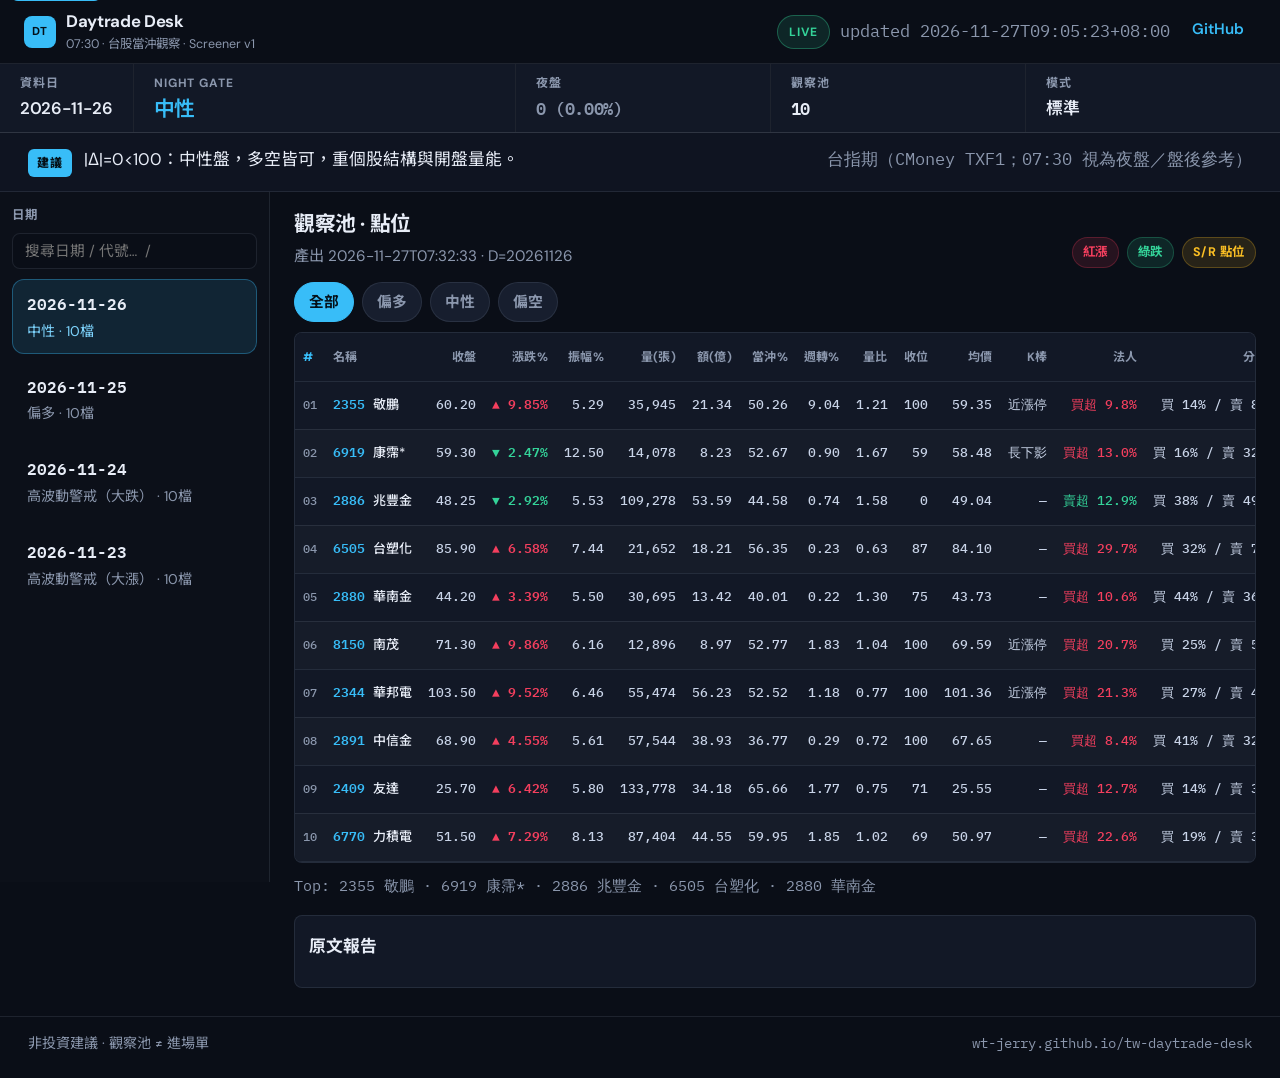
<file: index.html>
<!DOCTYPE html>
<html lang="zh-Hant">
<head>
  <meta charset="UTF-8" />
  <meta name="viewport" content="width=device-width, initial-scale=1, viewport-fit=cover" />
  <title>TW Daytrade Desk</title>
  <meta name="description" content="每日 07:30 台股當沖觀察池 · 點位回溯" />
  <meta http-equiv="Cache-Control" content="no-cache, no-store, must-revalidate" />
  <meta http-equiv="Pragma" content="no-cache" />
  <meta name="mobile-web-app-capable" content="yes" />
  <meta name="apple-mobile-web-app-capable" content="yes" />
  <script>
    (function () {
      var p = location.pathname || "";
      if (p.indexOf("/tw-daytrade-desk") === 0) {
        var b = document.createElement("base");
        b.href = "/tw-daytrade-desk/";
        document.head.appendChild(b);
      }
    })();
  </script>
  <link rel="preconnect" href="https://fonts.googleapis.com" />
  <link rel="preconnect" href="https://fonts.gstatic.com" crossorigin />
  <link href="https://fonts.googleapis.com/css2?family=DM+Sans:ital,opsz,wght@0,9..40,400;0,9..40,500;0,9..40,600;0,9..40,700;1,9..40,500&family=IBM+Plex+Mono:wght@400;500;600&family=Noto+Sans+TC:wght@400;500;700&display=swap" rel="stylesheet" />
  <link rel="stylesheet" href="assets/desk.css?v=6.96" />
</head>
<body>
  <a class="skip" href="#content">跳至內容</a>

  <header class="topbar">
    <div class="brand">
      <span class="logo" aria-hidden="true">DT</span>
      <div>
        <div class="brand-name">Daytrade Desk</div>
        <div class="brand-tag">07:30 · 台股當沖觀察 · Screener v1</div>
      </div>
    </div>
    <div class="top-actions">
      <span id="pill-status" class="badge">…</span>
      <span id="updated-at" class="muted mono desktop-inline">—</span>
      <a class="link desktop-inline" href="https://github.com/WT-Jerry/tw-daytrade-desk" target="_blank" rel="noopener">GitHub</a>
    </div>
  </header>

  <section class="ticker" id="ticker" aria-label="當日情境摘要">
    <div class="ticker-item">
      <span class="t-k">資料日</span>
      <span class="t-v" id="d-date">—</span>
    </div>
    <div class="ticker-item grow">
      <span class="t-k">Night Gate</span>
      <span class="t-v gate" id="d-gate">—</span>
    </div>
    <div class="ticker-item">
      <span class="t-k">夜盤</span>
      <span class="t-v mono" id="d-chg">—</span>
    </div>
    <div class="ticker-item">
      <span class="t-k">觀察池</span>
      <span class="t-v mono" id="d-count">—</span>
    </div>
    <div class="ticker-item">
      <span class="t-k">模式</span>
      <span class="t-v" id="d-mode">—</span>
    </div>
  </section>

  <div class="advice-bar" id="advice-bar">
    <span class="advice-label">建議</span>
    <p id="d-advice">載入中…</p>
    <span class="mono muted" id="d-index"></span>
  </div>

  <main id="content" class="wrap">
    <section class="dates-panel">
      <div class="dates-head">
        <h2>日期</h2>
        <label class="sr-only" for="search">搜尋</label>
        <input id="search" type="search" placeholder="搜尋日期 / 代號…  /" autocomplete="off" enterkeyhint="search" />
      </div>
      <div id="archive-list" class="dates" role="listbox" aria-label="報告日期"></div>
    </section>

    <section class="main-panel">
      <div id="empty" class="empty hidden">
        <h2>尚無報告</h2>
        <p>等待 07:30 排程寫入資料。</p>
      </div>

      <article id="detail" class="detail hidden">
        <div class="panel-head">
          <div>
            <h2>觀察池 · 點位</h2>
            <p class="sub" id="d-generated">—</p>
          </div>
          <div class="legend">
            <span class="lg up">紅漲</span>
            <span class="lg down">綠跌</span>
            <span class="lg sr">S/R 點位</span>
          </div>
        </div>

        <div class="pool-toolbar" id="pool-toolbar">
          <div class="bias-filters" role="tablist" aria-label="偏向篩選">
            <button type="button" class="chip on" data-bias="all" role="tab" aria-selected="true">全部</button>
            <button type="button" class="chip" data-bias="long" role="tab" aria-selected="false">偏多</button>
            <button type="button" class="chip" data-bias="mid" role="tab" aria-selected="false">中性</button>
            <button type="button" class="chip" data-bias="short" role="tab" aria-selected="false">偏空</button>
          </div>
        </div>

        <div id="cards" class="cards" aria-label="觀察池票帶"></div>

        <div class="table-scroll desktop-only">
          <table id="tbl">
            <thead>
              <tr>
                <th data-sort="i">#</th>
                <th data-sort="code">名稱</th>
                <th class="num" data-sort="closeN">收盤</th>
                <th class="num" data-sort="chgN">漲跌%</th>
                <th class="num" data-sort="ampN">振幅%</th>
                <th class="num" data-sort="lotsN">量(張)</th>
                <th class="num" data-sort="tvN">額(億)</th>
                <th class="num" data-sort="dtrN">當沖%</th>
                <th class="num" data-sort="turnN">週轉%</th>
                <th class="num" data-sort="volN">量比</th>
                <th class="num" data-sort="posN">收位</th>
                <th class="num" data-sort="vwapN">均價</th>
                <th class="num" data-sort="wick">K棒</th>
                <th class="num" data-sort="instN">法人</th>
                <th class="num" data-sort="broker">分點</th>
                <th class="num" data-sort="scoreN">綜評分</th>
                <th data-sort="bias">偏向</th>
                <th class="sr num" data-sort="supportN">支撐</th>
                <th class="sr num" data-sort="resistN">壓力</th>
              </tr>
            </thead>
            <tbody></tbody>
          </table>
        </div>

        <div class="tops mono muted" id="d-top-codes"></div>

        <details class="raw">
          <summary>原文報告</summary>
          <pre id="d-md"></pre>
        </details>
      </article>
    </section>
  </main>

  <footer class="foot">
    <span>非投資建議 · 觀察池 ≠ 進場單</span>
    <span class="mono">wt-jerry.github.io/tw-daytrade-desk</span>
  </footer>

  <script src="assets/desk.js?v=6.96"></script>
</body>
</html>
</file>
<file: assets/desk.css>
/* Daytrade Desk v6 — desktop table + mobile ticket tape
   Cool charcoal + cyan · TW red-up / green-down
   Phone: sticky HUD, compact S→R rail tickets, no page H-scroll
   Backups: v4 (Jerry approved cards), v5.1 (desktop density), v6 (this ticket-tape)
*/
:root {
  --bg: #0a0e17;
  --bg-elev: #121826;
  --bg-soft: #171e2e;
  --line: rgba(148, 163, 184, 0.14);
  --line-2: rgba(148, 163, 184, 0.22);
  --text: #e8edf7;
  --muted: #8b97ad;
  --cyan: #38bdf8;
  --cyan-dim: rgba(56, 189, 248, 0.12);
  --up: #f43f5e;
  --up-bg: rgba(244, 63, 94, 0.12);
  --down: #34d399;
  --down-bg: rgba(52, 211, 153, 0.12);
  --sr: #fbbf24;
  --sr-bg: rgba(251, 191, 36, 0.12);
  --ok: #34d399;
  --radius: 8px;
  --font: "DM Sans", "Noto Sans TC", system-ui, sans-serif;
  --mono: "IBM Plex Mono", ui-monospace, monospace;
  --tap: 48px;
}

*, *::before, *::after { box-sizing: border-box; }
html {
  -webkit-text-size-adjust: 100%;
  text-size-adjust: 100%;
  overflow-x: hidden;
}
body {
  margin: 0;
  min-height: 100vh;
  min-height: 100dvh;
  font-family: var(--font);
  font-size: 17px;
  line-height: 1.5;
  color: var(--text);
  overflow-x: hidden;
  background: var(--bg);
}

.sr-only {
  position: absolute; width: 1px; height: 1px; overflow: hidden;
  clip: rect(0,0,0,0); white-space: nowrap;
}
.skip {
  position: absolute; left: 10px; top: -40px; z-index: 99;
  background: var(--cyan); color: #041018; padding: 8px 12px;
  border-radius: 8px; font-weight: 700; text-decoration: none;
}
.skip:focus { top: 10px; }
.mono { font-family: var(--mono); font-variant-numeric: tabular-nums; }
.muted { color: var(--muted); }
.hidden { display: none !important; }
.up { color: var(--up) !important; }
.down { color: var(--down) !important; }
.flat { color: var(--muted) !important; }
.empty-hint { padding: 14px; font-size: 1rem; }

/* —— Topbar —— */
.topbar {
  display: flex; justify-content: space-between; align-items: center;
  gap: 12px; flex-wrap: wrap;
  height: auto; min-height: 64px;
  padding: 0 clamp(12px, 3vw, 24px);
  border-bottom: 1px solid var(--line);
  background: var(--bg);
  position: sticky; top: 0; z-index: 20;
}
.brand { display: flex; gap: 10px; align-items: center; min-width: 0; }
.logo {
  width: 32px; height: 32px; border-radius: 8px; flex: 0 0 auto;
  display: grid; place-items: center;
  font-weight: 700; letter-spacing: 0.04em; font-size: 0.72rem;
  color: #041018;
  background: var(--cyan);
}
.brand-name { font-weight: 700; font-size: 1.05rem; letter-spacing: -0.02em; }
.brand-tag { color: var(--muted); font-size: 0.78rem; margin-top: 1px; }
.top-actions { display: flex; align-items: center; gap: 10px; flex-wrap: wrap; }
.badge {
  font-size: 0.75rem; font-weight: 700; letter-spacing: 0.08em;
  text-transform: uppercase;
  padding: 7px 11px; border-radius: 999px;
  border: 1px solid var(--line-2); color: var(--muted);
  background: var(--bg-soft);
}
.badge.ok { color: var(--ok); border-color: rgba(52,211,153,.35); background: var(--down-bg); }
.badge.err { color: var(--up); border-color: rgba(244,63,94,.35); background: var(--up-bg); }
.link {
  color: var(--cyan); text-decoration: none; font-weight: 600; font-size: 0.95rem;
  padding: 10px 12px; border-radius: 8px; min-height: var(--tap);
  display: inline-flex; align-items: center;
}
.link:hover, .link:focus-visible { background: var(--cyan-dim); outline: none; }
.desktop-inline { display: inline; }

/* —— Ticker —— */
.ticker {
  display: grid;
  grid-template-columns: auto 1.5fr repeat(3, minmax(0, 1fr));
  gap: 1px;
  background: var(--line);
  border-bottom: 1px solid var(--line);
}
.ticker-item {
  background: var(--bg-elev);
  padding: 10px clamp(12px, 2vw, 20px);
  min-height: 56px;
  display: flex; flex-direction: column; justify-content: center; gap: 4px;
  min-width: 0;
}
.t-k {
  font-size: 0.75rem; font-weight: 700; letter-spacing: 0.08em;
  text-transform: uppercase; color: var(--muted);
}
.t-v {
  font-size: 1.05rem; font-weight: 600; letter-spacing: -0.02em;
  font-variant-numeric: tabular-nums;
  overflow-wrap: anywhere;
}
.t-v.gate {
  color: var(--cyan);
  font-size: clamp(1.05rem, 2.4vw, 1.3rem);
  line-height: 1.25;
}
.t-v.mono { font-family: var(--mono); }

.advice-bar {
  display: flex; align-items: flex-start; gap: 12px; flex-wrap: wrap;
  padding: 14px clamp(12px, 3vw, 28px);
  border-bottom: 1px solid var(--line);
  background: rgba(18, 24, 38, 0.7);
}
.advice-label {
  flex: 0 0 auto;
  font-size: 0.75rem; font-weight: 800; letter-spacing: 0.1em;
  color: #041018; background: var(--cyan);
  padding: 5px 9px; border-radius: 6px; margin-top: 2px;
}
.advice-bar p {
  margin: 0; flex: 1 1 220px; color: var(--text);
  font-size: 1.05rem; line-height: 1.5;
  overflow-wrap: anywhere;
}

/* —— Layout —— */
.wrap {
  display: grid;
  grid-template-columns: minmax(220px, 270px) minmax(0, 1fr);
  gap: 0;
  min-height: calc(100vh - 240px);
  min-width: 0;
}
.dates-panel {
  border-right: 1px solid var(--line);
  background: rgba(12, 16, 26, 0.75);
  padding: 14px 12px 20px;
  display: flex; flex-direction: column; gap: 10px;
  max-height: calc(100vh - 210px);
  position: sticky; top: 76px;
  min-width: 0;
}
.dates-head h2 {
  margin: 0 0 8px; font-size: 0.78rem; letter-spacing: 0.12em;
  text-transform: uppercase; color: var(--muted); font-weight: 700;
}
#search {
  width: 100%; min-height: 32px;
  border-radius: 8px; border: 1px solid var(--line);
  background: var(--bg); color: var(--text);
  padding: 6px 12px; font: inherit; font-size: 0.92rem; outline: none;
}
#search:focus {
  border-color: rgba(56,189,248,.55);
  box-shadow: 0 0 0 3px rgba(56,189,248,.15);
}
.dates {
  overflow: auto; display: flex; flex-direction: column; gap: 8px;
  -webkit-overflow-scrolling: touch;
}
.date-btn {
  text-align: left; cursor: pointer; font: inherit; color: inherit;
  border: 1px solid transparent;
  background: transparent;
  border-radius: 12px;
  padding: 12px 14px;
  min-height: 56px;
  transition: background .15s ease, border-color .15s ease;
}
.date-btn:hover { background: var(--bg-soft); }
.date-btn:focus-visible { outline: 2px solid var(--cyan); outline-offset: 1px; }
.date-btn.active {
  background: var(--cyan-dim);
  border-color: rgba(56,189,248,.35);
}
.date-btn .d {
  font-family: var(--mono); font-weight: 600; font-size: 1.02rem;
}
.date-btn .g {
  display: block; margin-top: 4px; font-size: 0.88rem; color: var(--muted);
  white-space: normal; line-height: 1.35;
}
.date-btn.active .g { color: #7dd3fc; }

.main-panel {
  padding: 16px clamp(12px, 2vw, 24px) 28px;
  min-width: 0;
  overflow-x: auto;
}
.empty { text-align: center; padding: 72px 20px; color: var(--muted); }
.empty h2 { color: var(--text); margin: 0 0 8px; font-size: 1.35rem; }

.panel-head {
  display: flex; justify-content: space-between; align-items: flex-end;
  gap: 12px; flex-wrap: wrap; margin-bottom: 14px;
}
.panel-head h2 {
  margin: 0; font-size: 1.3rem; letter-spacing: -0.02em;
}
.sub { margin: 6px 0 0; color: var(--muted); font-size: 0.95rem; }
.legend { display: flex; gap: 8px; flex-wrap: wrap; }
.lg {
  font-size: 0.78rem; font-weight: 700; letter-spacing: 0.04em;
  padding: 5px 10px; border-radius: 999px; border: 1px solid var(--line);
}
.lg.up { color: var(--up); background: var(--up-bg); border-color: rgba(244,63,94,.25); }
.lg.down { color: var(--down); background: var(--down-bg); border-color: rgba(52,211,153,.25); }
.lg.sr { color: var(--sr); background: var(--sr-bg); border-color: rgba(251,191,36,.25); }

.pool-toolbar { margin: 0 0 12px; }
.bias-filters { display: flex; flex-wrap: wrap; gap: 8px; }
.chip {
  cursor: pointer;
  font: inherit;
  font-size: 0.92rem;
  font-weight: 700;
  color: var(--muted);
  background: var(--bg-soft);
  border: 1px solid var(--line);
  border-radius: 999px;
  padding: 8px 14px;
  min-height: 40px;
  transition: background .15s ease, color .15s ease, border-color .15s ease;
}
.chip:hover { background: var(--bg-elev); color: var(--text); }
.chip.on {
  color: #041018;
  background: var(--cyan);
  border-color: var(--cyan);
}
.chip:focus-visible { outline: 2px solid var(--cyan); outline-offset: 2px; }

/* —— Mobile ticket tape —— */
.cards {
  display: flex;
  flex-direction: column;
  gap: 8px;
}
.ticket {
  border: 1px solid var(--line);
  border-radius: 8px;
  background: var(--bg-elev);
  min-width: 0;
  overflow: hidden;
}
.ticket.open { border-color: rgba(56,189,248,.28); }
.ticket-main {
  display: block;
  width: 100%;
  text-align: left;
  cursor: pointer;
  font: inherit;
  color: inherit;
  background: transparent;
  border: 0;
  padding: 10px 12px 12px;
  min-height: 44px;
}
.ticket-main:focus-visible { outline: 2px solid var(--cyan); outline-offset: -2px; }
.tk-row1, .tk-row2 {
  display: flex;
  align-items: baseline;
  gap: 8px;
  min-width: 0;
}
.tk-row1 { margin-bottom: 6px; }
.tk-row2 {
  justify-content: space-between;
  margin-bottom: 10px;
}
.tk-rank {
  font-family: var(--mono);
  color: var(--muted);
  font-size: 0.88rem;
  font-weight: 600;
  flex: 0 0 auto;
}
.tk-code {
  font-family: var(--mono);
  color: var(--cyan);
  font-weight: 700;
  font-size: 1.15rem;
}
.tk-name {
  font-weight: 700;
  font-size: 1.08rem;
  min-width: 0;
  overflow: hidden;
  text-overflow: ellipsis;
  white-space: nowrap;
  flex: 1 1 auto;
}
.tk-close {
  font-size: 1.45rem;
  font-weight: 700;
  letter-spacing: -0.03em;
}
.tk-chg {
  font-size: 1.12rem;
  font-weight: 700;
}
.tk-score {
  font-size: 0.88rem;
  font-weight: 600;
  color: var(--muted);
  white-space: nowrap;
}
.tk-score b { color: var(--text); font-weight: 700; }

.sr-rail { min-width: 0; }
.sr-ends {
  display: flex;
  align-items: baseline;
  justify-content: space-between;
  gap: 8px;
  margin-bottom: 6px;
  font-family: var(--mono);
  font-size: 1.05rem;
  font-weight: 700;
  color: var(--sr);
}
.sr-tag {
  font-family: var(--font);
  font-size: 0.72rem;
  letter-spacing: 0.06em;
  padding: 2px 7px;
  border-radius: 999px;
  background: var(--sr-bg);
  border: 1px solid rgba(251,191,36,.35);
  color: var(--sr);
}
.sr-track {
  position: relative;
  height: 8px;
  border-radius: 99px;
  background: rgba(251, 191, 36, 0.16);
  overflow: visible;
}
.sr-fill {
  display: block;
  height: 100%;
  width: var(--pos, 50%);
  border-radius: 99px;
  background: linear-gradient(90deg, rgba(251,191,36,.25), rgba(251,191,36,.7));
}
.sr-tick {
  position: absolute;
  top: 50%;
  left: var(--pos, 50%);
  width: 12px;
  height: 12px;
  border-radius: 50%;
  background: var(--text);
  border: 2px solid var(--sr);
  transform: translate(-50%, -50%);
  box-shadow: 0 0 0 3px rgba(10, 14, 23, 0.85);
}
.tk-chips {
  display: grid;
  grid-template-columns: 1fr 1fr;
  gap: 8px;
  margin-top: 10px;
}
.tk-chip {
  display: flex;
  flex-direction: column;
  gap: 2px;
  min-width: 0;
  padding: 7px 9px;
  border-radius: 8px;
  background: rgba(255,255,255,.03);
  border: 1px solid var(--line);
}
.tk-chip i {
  font-style: normal;
  font-size: 0.72rem;
  font-weight: 700;
  letter-spacing: 0.06em;
  color: var(--muted);
}
.tk-chip b {
  font-weight: 700;
  font-size: 0.98rem;
  line-height: 1.25;
  overflow: hidden;
  text-overflow: ellipsis;
  white-space: nowrap;
}
.ticket-more {
  display: none;
  flex-wrap: wrap;
  gap: 6px;
  padding: 0 12px 12px;
}
.ticket.open .ticket-more { display: flex; }
.ticket-more span {
  display: inline-flex;
  align-items: baseline;
  gap: 5px;
  padding: 7px 9px;
  border-radius: 8px;
  background: rgba(255,255,255,.03);
  border: 1px solid var(--line);
  font-family: var(--mono);
  font-size: 0.92rem;
  font-weight: 600;
  color: #d5deef;
}
.ticket-more i {
  font-style: normal;
  font-family: var(--font);
  font-size: 0.7rem;
  font-weight: 700;
  letter-spacing: 0.04em;
  text-transform: uppercase;
  color: var(--muted);
}

.bias {
  display: inline-block;
  padding: 5px 10px;
  border-radius: 8px;
  font-family: var(--font);
  font-size: 0.85rem;
  font-weight: 700;
  border: 1px solid var(--line);
  white-space: nowrap;
  flex: 0 0 auto;
}
.bias.long { color: #fecdd3; background: var(--up-bg); border-color: rgba(244,63,94,.3); }
.bias.short { color: #a7f3d0; background: var(--down-bg); border-color: rgba(52,211,153,.3); }
.bias.mid { color: var(--muted); background: rgba(255,255,255,.03); }
.sr-val { color: var(--sr); font-weight: 700; }

.desktop-only { display: none; }

.table-scroll {
  overflow: auto;
  border: 1px solid var(--line);
  border-radius: var(--radius);
  background: var(--bg-elev);
  -webkit-overflow-scrolling: touch;
  max-width: 100%;
}
table {
  width: 100%;
  border-collapse: collapse;
  font-family: var(--mono);
  font-size: 13px;
  font-variant-numeric: tabular-nums lining-nums;
  min-width: 0;
  table-layout: auto;
}
th, td {
  padding: 6px 8px;
  height: 48px;
  border-bottom: 1px solid var(--line);
  white-space: nowrap;
}
th {
  position: sticky; top: 0; z-index: 2;
  background: var(--bg-elev);
  color: var(--muted);
  font-family: var(--font);
  font-size: 12px;
  font-weight: 700;
  letter-spacing: 0.02em;
  text-align: left;
  cursor: pointer;
  user-select: none;
}
th.num, td.num { text-align: right; }
th.sorted { color: var(--cyan); }
th.sr, td.sr-col {
  background-image: linear-gradient(180deg, rgba(251,191,36,.06), transparent);
}
td { color: #c9d4e8; font-weight: 500; }
tbody tr:nth-child(even) { background: rgba(255,255,255,.015); }
tbody tr:hover { background: rgba(56,189,248,.05); }
.rank { color: var(--muted); font-size: 12px; }
.name-cell { display: flex; align-items: baseline; gap: 8px; line-height: 1.25; }
.name-cell .code { color: var(--cyan); font-weight: 600; font-size: 13px; }
.name-cell .nm { font-family: var(--font); font-weight: 500; color: var(--text); font-size: 13px; }
.chg-cell { font-weight: 600; }

.tops { margin-top: 12px; font-size: 0.92rem; overflow-wrap: anywhere; }

.raw {
  margin-top: 18px;
  border: 1px solid var(--line);
  border-radius: var(--radius);
  background: var(--bg-elev);
  padding: 4px 14px 14px;
}
.raw summary {
  cursor: pointer; font-weight: 700; padding: 14px 0;
  min-height: var(--tap); list-style: none;
  color: var(--text); font-size: 1.05rem;
}
.raw summary::-webkit-details-marker { display: none; }
.raw pre {
  margin: 0; white-space: pre-wrap; word-break: break-word;
  font-family: var(--mono); font-size: 0.92rem; line-height: 1.6;
  color: #b8c2d6;
  background: rgba(0,0,0,.25);
  border-radius: 10px; padding: 14px;
  border: 1px solid var(--line);
  max-height: 420px; overflow: auto;
}

.foot {
  display: flex; justify-content: space-between; gap: 10px; flex-wrap: wrap;
  padding: 16px clamp(12px, 3vw, 28px) 24px;
  border-top: 1px solid var(--line);
  color: var(--muted); font-size: 0.88rem;
}

:focus-visible { outline: 2px solid var(--cyan); outline-offset: 2px; }

/* —— Phone / tablet: ticket tape, no page H-scroll —— */
@media (max-width: 1100px) {
  body { font-size: 18px; }

  .topbar {
    flex-wrap: nowrap;
    min-height: 52px;
    height: 52px;
    padding: 0 12px;
  }
  .brand-tag,
  .desktop-inline { display: none !important; }
  .badge { padding: 5px 9px; }

  .ticker {
    position: sticky;
    top: 52px;
    z-index: 19;
    display: flex;
    flex-wrap: nowrap;
    gap: 10px;
    overflow-x: auto;
    overflow-y: hidden;
    background: var(--bg-elev);
    padding: 8px 12px;
    border-bottom: 1px solid var(--line);
    -webkit-overflow-scrolling: touch;
  }
  .ticker-item,
  .ticker-item.grow {
    flex: 0 0 auto;
    min-width: 0;
    min-height: 0;
    padding: 0;
    background: transparent;
    flex-direction: row;
    align-items: baseline;
    gap: 6px;
  }
  .t-k { display: none; }
  .t-v { font-size: 0.92rem; }
  .t-v.gate { font-size: 0.95rem; }

  .advice-bar {
    padding: 6px 12px;
    gap: 8px;
    cursor: pointer;
  }
  .advice-bar p {
    font-size: 0.92rem;
    line-height: 1.35;
    display: -webkit-box;
    -webkit-box-orient: vertical;
    -webkit-line-clamp: 2;
    line-clamp: 2;
    overflow: hidden;
  }
  .advice-bar.expanded p {
    display: block;
    -webkit-line-clamp: unset;
    line-clamp: unset;
  }
  #d-index { display: none; }

  .wrap { grid-template-columns: 1fr; }
  .dates-panel {
    position: relative;
    top: auto;
    max-height: none;
    border-right: 0;
    border-bottom: 1px solid var(--line);
    padding: 8px 12px;
    gap: 6px;
  }
  .dates-head h2 { display: none; }
  #search { min-height: 36px; font-size: 0.95rem; }
  .dates {
    display: flex;
    flex-direction: row;
    flex-wrap: nowrap;
    overflow-x: auto;
    overflow-y: hidden;
    gap: 6px;
    padding: 2px 20px 2px 0;
    scroll-snap-type: x proximity;
    -webkit-overflow-scrolling: touch;
    mask-image: linear-gradient(90deg, #000 86%, transparent);
  }
  .date-btn {
    flex: 0 0 auto;
    scroll-snap-align: start;
    border-radius: 8px;
    min-width: auto;
    max-width: none;
    min-height: 44px;
    padding: 6px 10px;
    border-color: var(--line);
    background: var(--bg-elev);
  }
  .date-btn .d { font-size: 0.92rem; }
  .date-btn .g {
    margin-top: 1px;
    font-size: 0.75rem;
    white-space: nowrap;
  }
  .date-btn .g-gate { display: none; }

  .desktop-only { display: none !important; }
  .cards { display: flex; }
  .panel-head { display: none; }

  .main-panel { padding: 8px 12px 28px; overflow-x: hidden; }
  .pool-toolbar { margin-bottom: 6px; }
  .chip { min-height: 40px; padding: 6px 12px; font-size: 0.9rem; }

  .ticket-main { padding: 8px 10px 10px; }
  .tk-row1 { margin-bottom: 4px; }
  .tk-row2 { margin-bottom: 6px; }
  .tk-close { font-size: 1.35rem; }
  .tk-chg { font-size: 1.02rem; }
  .sr-ends { font-size: 1.02rem; margin-bottom: 4px; }
  .sr-track { height: 6px; }
}

@media (max-width: 420px) {
  body { font-size: 18.5px; }
  .brand-name { font-size: 1.08rem; }
  .tk-code { font-size: 1.2rem; }
  .tk-name { font-size: 1.1rem; }
}

/* Wide desktop: table, hide tickets */
@media (min-width: 1101px) {
  .cards { display: none; }
  .desktop-only { display: block; }
  body { font-size: 16.5px; }
  .pool-toolbar { margin-bottom: 10px; }
}

@media (prefers-reduced-motion: reduce) {
  * { transition: none !important; animation: none !important; }
}

@supports (padding: max(0px)) {
  body {
    padding-left: max(0px, env(safe-area-inset-left));
    padding-right: max(0px, env(safe-area-inset-right));
    padding-bottom: max(0px, env(safe-area-inset-bottom));
  }
}
</file>
